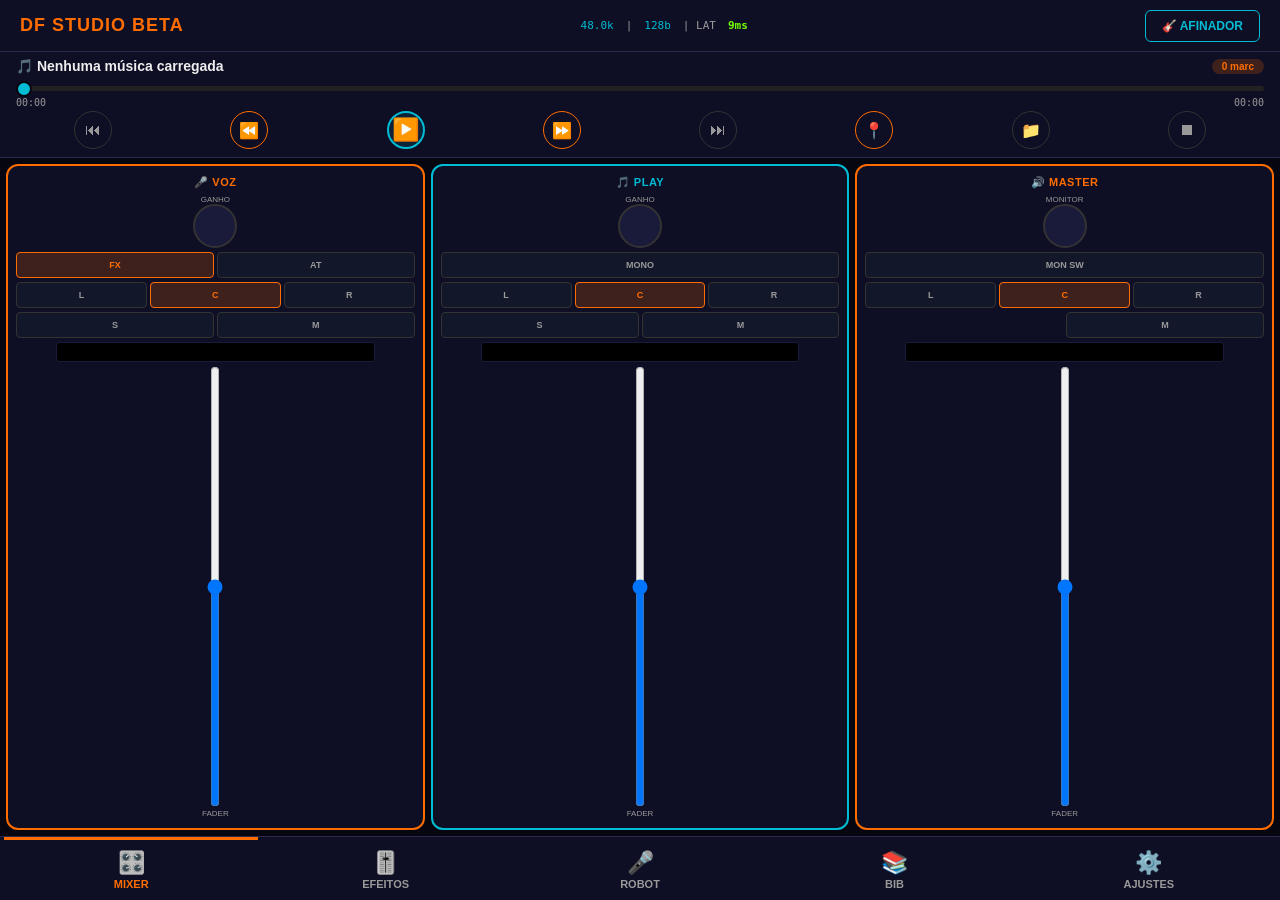
<file: index.html>
<!DOCTYPE html>
<html lang="pt-BR">
<head>
    <meta charset="UTF-8">
    <meta name="viewport" content="width=device-width, initial-scale=1.0, maximum-scale=1.0, user-scalable=no, viewport-fit=cover">
    <meta name="apple-mobile-web-app-capable" content="yes">
    <meta name="apple-mobile-web-app-status-bar-style" content="black-translucent">
    <meta name="theme-color" content="#060610">
    <title>DF Studio Pro - Web</title>
    <link rel="manifest" href="manifest.json">
    <style>
        :root {
            --bg: #060610;
            --surface: #0E0E24;
            --surface2: #12172A;
            --surface-high: #1A1A3A;
            --orange: #FF6D00;
            --orange-dim: #BF4A00;
            --teal: #00BCD4;
            --teal-dim: #008A9E;
            --warning: #FF1744;
            --green: #76FF03;
            --text: #EEE;
            --text2: #999;
            --border: #2A2A4A;
            --shadow: rgba(0,0,0,0.6);
            --safe-top: env(safe-area-inset-top, 0px);
            --safe-bottom: env(safe-area-inset-bottom, 0px);
        }
        
        * { margin: 0; padding: 0; box-sizing: border-box; }
        
        html, body {
            font-family: -apple-system, BlinkMacSystemFont, 'Segoe UI', Roboto, sans-serif;
            background: var(--bg);
            color: var(--text);
            height: 100%;
            width: 100%;
            overflow: hidden;
            user-select: none;
            -webkit-user-select: none;
            -webkit-tap-highlight-color: transparent;
            touch-action: manipulation;
        }
        
        body {
            display: flex;
            flex-direction: column;
            position: fixed;
            inset: 0;
        }

        ::-webkit-scrollbar { width: 3px; height: 3px; }
        ::-webkit-scrollbar-track { background: transparent; }
        ::-webkit-scrollbar-thumb { background: var(--orange); border-radius: 4px; }

        .splash {
            display: flex;
            flex-direction: column;
            align-items: center;
            justify-content: center;
            height: 100vh;
            background: var(--bg);
            position: fixed;
            inset: 0;
            z-index: 1000;
            padding: 20px;
        }
        .splash-logo { font-size: 3em; font-weight: 900; color: var(--orange); }
        .splash-sub { color: var(--text2); margin: 12px 0 24px; font-size: 16px; }
        .splash-loader {
            width: 48px;
            height: 48px;
            border: 4px solid #222;
            border-top-color: var(--orange);
            border-radius: 50%;
            animation: spin .8s linear infinite;
        }
        @keyframes spin { to { transform: rotate(360deg); } }
        .splash button {
            padding: 16px 50px;
            background: var(--orange);
            color: #FFF;
            border: none;
            border-radius: 30px;
            font-size: 18px;
            font-weight: 700;
            cursor: pointer;
            margin-top: 20px;
            transition: transform 0.15s;
        }
        .splash button:active { transform: scale(0.95); }
        .log { color: var(--text2); font-size: 12px; margin-top: 12px; text-align: center; }
        .err { color: var(--warning); font-size: 12px; margin-top: 6px; text-align: center; }

        .app {
            display: none;
            flex-direction: column;
            height: 100vh;
            height: 100dvh;
            overflow: hidden;
            padding-top: var(--safe-top);
            padding-bottom: var(--safe-bottom);
        }
        .app.visible { display: flex; }

        .topbar {
            display: flex;
            align-items: center;
            justify-content: space-between;
            padding: 6px 14px;
            background: var(--surface);
            border-bottom: 1px solid var(--border);
            min-height: 44px;
            flex-shrink: 0;
            gap: 8px;
        }
        .topbar .title {
            font-weight: 900;
            color: var(--orange);
            font-size: 15px;
            letter-spacing: 1px;
            white-space: nowrap;
        }
        .topbar .stats {
            font-size: 9px;
            color: var(--text2);
            font-family: monospace;
            display: flex;
            gap: 8px;
            align-items: center;
            flex-wrap: wrap;
        }
        .topbar .stats span { color: var(--teal); }
        .topbar .tuner-btn {
            background: none;
            border: 1.5px solid var(--teal);
            color: var(--teal);
            padding: 4px 12px;
            border-radius: 6px;
            font-size: 10px;
            font-weight: 700;
            cursor: pointer;
            display: flex;
            align-items: center;
            gap: 5px;
            white-space: nowrap;
            transition: all 0.15s;
            min-height: 32px;
        }
        .topbar .tuner-btn:active { 
            background: var(--teal); 
            color: var(--bg); 
            transform: scale(0.95);
        }

        .player {
            background: var(--surface);
            padding: 4px 12px 6px;
            border-bottom: 1px solid var(--border);
            flex-shrink: 0;
        }
        .player .info {
            display: flex;
            justify-content: space-between;
            align-items: center;
            gap: 8px;
        }
        .player .name {
            font-weight: 700;
            font-size: 12px;
            flex: 1;
            overflow: hidden;
            text-overflow: ellipsis;
            white-space: nowrap;
        }
        .player .badge {
            background: rgba(255,109,0,0.2);
            color: var(--orange);
            padding: 2px 10px;
            border-radius: 10px;
            font-size: 10px;
            font-weight: 700;
            white-space: nowrap;
        }
        .player .seek { margin: 3px 0 2px; }
        .player .seek input {
            width: 100%;
            height: 5px;
            -webkit-appearance: none;
            background: #222;
            border-radius: 3px;
            outline: none;
        }
        .player .seek input::-webkit-slider-thumb {
            -webkit-appearance: none;
            width: 16px;
            height: 16px;
            background: var(--teal);
            border-radius: 50%;
            cursor: pointer;
            border: 2px solid var(--bg);
        }
        .player .time {
            display: flex;
            justify-content: space-between;
            font-size: 10px;
            color: var(--text2);
            font-family: monospace;
        }
        .player .ctrls {
            display: flex;
            justify-content: space-around;
            align-items: center;
            margin-top: 3px;
            gap: 2px;
            flex-wrap: wrap;
        }
        .player .ctrls button {
            background: none;
            border: 1px solid #333;
            color: var(--text2);
            border-radius: 50%;
            width: 32px;
            height: 32px;
            font-size: 14px;
            cursor: pointer;
            display: flex;
            align-items: center;
            justify-content: center;
            transition: all 0.12s;
            min-width: 32px;
        }
        .player .ctrls button:active { transform: scale(0.88); background: rgba(255,255,255,0.05); }
        .player .play-btn {
            width: 42px;
            height: 42px;
            border: 2px solid var(--teal) !important;
            color: var(--teal) !important;
            background: rgba(0,188,212,0.12) !important;
            font-size: 18px !important;
        }
        .player .play-btn:active { background: var(--teal) !important; color: var(--bg) !important; }
        .player .marker-btn { border-color: var(--orange) !important; color: var(--orange) !important; }

        .mixer {
            display: flex;
            flex: 1;
            gap: 4px;
            padding: 4px;
            min-height: 0;
            overflow: hidden;
            background: var(--bg);
        }
        .channel {
            flex: 1;
            min-width: 0;
            background: var(--surface);
            border-radius: 10px;
            display: flex;
            flex-direction: column;
            align-items: center;
            padding: 6px 4px;
            border: 2px solid var(--border);
            gap: 3px;
            overflow: hidden;
        }
        .channel.voice { border-color: var(--orange); }
        .channel.play { border-color: var(--teal); }
        .channel.master { border-color: var(--orange); }
        
        .ch-name {
            font-size: 9px;
            font-weight: 900;
            letter-spacing: .5px;
            margin-bottom: 1px;
        }
        .voice .ch-name { color: var(--orange); }
        .play .ch-name { color: var(--teal); }
        .master .ch-name { color: var(--orange); }

        .knob-wrap {
            display: flex;
            flex-direction: column;
            align-items: center;
            width: 100%;
        }
        .knob-wrap label {
            font-size: 7px;
            color: var(--text2);
            margin-top: 1px;
        }
        .knob {
            -webkit-appearance: none;
            width: 34px;
            height: 34px;
            border-radius: 50%;
            background: #1A1A3A;
            border: 2px solid #333;
            cursor: pointer;
            outline: none;
            touch-action: none;
        }
        .knob::-webkit-slider-thumb {
            -webkit-appearance: none;
            width: 0;
            height: 0;
        }

        .btn-row {
            display: flex;
            gap: 3px;
            width: 100%;
        }
        .btn-row button {
            flex: 1;
            padding: 3px 2px;
            border-radius: 4px;
            border: 1px solid #333;
            background: var(--surface2);
            color: var(--text2);
            font-size: 8px;
            font-weight: 700;
            cursor: pointer;
            transition: all 0.1s;
            text-align: center;
            min-height: 22px;
            touch-action: manipulation;
        }
        .btn-row button:active { transform: scale(0.92); }
        .btn-row .active {
            background: rgba(255,109,0,0.2);
            color: var(--orange);
            border-color: var(--orange);
        }
        .btn-row .solo-active {
            background: rgba(118,255,3,0.15);
            color: var(--green);
            border-color: var(--green);
        }
        .btn-row .mute-active {
            background: rgba(255,23,68,0.2);
            color: var(--warning);
            border-color: var(--warning);
        }

        .vu {
            width: 80%;
            height: 16px;
            background: #000;
            border-radius: 3px;
            overflow: hidden;
            border: 1px solid #1A1A3A;
            position: relative;
        }
        .vu .fill {
            position: absolute;
            bottom: 0;
            left: 0;
            width: 100%;
            height: 0%;
            background: linear-gradient(to top, var(--green) 60%, #FFD600 80%, var(--warning) 100%);
            transition: height .05s;
        }

        .fader-wrap {
            display: flex;
            flex-direction: column;
            align-items: center;
            flex: 1;
            min-height: 40px;
            width: 100%;
        }
        .fader-wrap label {
            font-size: 7px;
            color: var(--text2);
            margin-top: 2px;
        }
        .fader {
            -webkit-appearance: slider-vertical;
            width: 18px;
            flex: 1;
            min-height: 50px;
            background: #1A1A3A;
            outline: none;
            border-radius: 4px;
            touch-action: none;
        }
        .fader::-webkit-slider-thumb {
            -webkit-appearance: none;
            width: 26px;
            height: 14px;
            background: #555;
            border-radius: 4px;
            border: 1.5px solid #777;
            cursor: pointer;
        }

        .nav-bar {
            display: flex;
            background: var(--surface);
            border-top: 1px solid var(--border);
            flex-shrink: 0;
            padding: 0 4px;
        }
        .nav-bar button {
            flex: 1;
            padding: 8px 4px;
            background: none;
            border: none;
            color: var(--text2);
            font-size: 9px;
            font-weight: 700;
            cursor: pointer;
            border-top: 3px solid transparent;
            transition: all 0.15s;
            touch-action: manipulation;
            display: flex;
            flex-direction: column;
            align-items: center;
            gap: 2px;
        }
        .nav-bar button .nav-icon {
            font-size: 18px;
        }
        .nav-bar button.active {
            color: var(--orange);
            border-top-color: var(--orange);
        }
        .nav-bar button:active { transform: scale(0.92); }

        .panel {
            display: none !important;
            flex-direction: column;
            background: var(--bg);
            padding: 10px 14px;
            overflow-y: auto;
            flex: 1;
            gap: 8px;
        }
        .panel.visible {
            display: flex !important;
        }

        .effect-card {
            background: var(--surface);
            border-radius: 12px;
            padding: 12px 14px;
            border: 1px solid var(--border);
        }
        .effect-card .header {
            display: flex;
            justify-content: space-between;
            align-items: center;
            margin-bottom: 8px;
        }
        .effect-card .header label {
            font-size: 12px;
            font-weight: 700;
            color: var(--text);
        }
        .effect-card .slider-row {
            display: flex;
            align-items: center;
            gap: 10px;
            margin: 5px 0;
        }
        .effect-card .slider-row label {
            font-size: 10px;
            color: var(--text2);
            min-width: 55px;
        }
        .effect-card .slider-row input[type="range"] {
            flex: 1;
            height: 5px;
            -webkit-appearance: none;
            background: #222;
            border-radius: 3px;
            outline: none;
        }
        .effect-card .slider-row input[type="range"]::-webkit-slider-thumb {
            -webkit-appearance: none;
            width: 16px;
            height: 16px;
            border-radius: 50%;
            background: var(--teal);
            cursor: pointer;
            border: 2px solid var(--bg);
        }
        .effect-card .slider-row .value {
            font-size: 10px;
            color: var(--teal);
            font-family: monospace;
            min-width: 45px;
            text-align: right;
        }

        .piano-row {
            display: flex;
            gap: 4px;
            flex-wrap: wrap;
            justify-content: center;
        }
        .piano-key {
            padding: 8px 12px;
            border-radius: 5px;
            border: 1.5px solid #333;
            background: var(--surface2);
            color: var(--text2);
            font-size: 12px;
            font-weight: 700;
            cursor: pointer;
            transition: all 0.1s;
            min-width: 34px;
            text-align: center;
            touch-action: manipulation;
        }
        .piano-key:active { transform: scale(0.92); }
        .piano-key.active {
            background: var(--orange);
            color: #FFF;
            border-color: var(--orange);
        }
        .piano-key.sharp { background: #1A1A3A; border-color: #444; }
        .piano-key.sharp.active { background: var(--orange-dim); border-color: var(--orange-dim); }

        .toggle-switch {
            position: relative;
            width: 40px;
            height: 22px;
            background: #333;
            border-radius: 11px;
            cursor: pointer;
            transition: all 0.2s;
            flex-shrink: 0;
            touch-action: manipulation;
        }
        .toggle-switch.active { background: var(--orange); }
        .toggle-switch .thumb {
            position: absolute;
            top: 2px;
            left: 2px;
            width: 18px;
            height: 18px;
            background: #FFF;
            border-radius: 50%;
            transition: all 0.2s;
            box-shadow: 0 2px 4px rgba(0,0,0,0.3);
        }
        .toggle-switch.active .thumb { left: 20px; }

        .dialog {
            position: fixed;
            top: 0;
            left: 0;
            right: 0;
            bottom: 0;
            background: rgba(0,0,0,.85);
            display: none;
            align-items: center;
            justify-content: center;
            z-index: 2000;
            padding: 20px;
            backdrop-filter: blur(4px);
        }
        .dialog.visible { display: flex; }
        .dlg {
            background: var(--surface);
            padding: 24px;
            border-radius: 16px;
            width: 90%;
            max-width: 400px;
            display: flex;
            flex-direction: column;
            gap: 12px;
            border: 1px solid var(--border);
            max-height: 90vh;
            overflow-y: auto;
        }
        .dlg h3 { color: var(--orange); text-align: center; font-size: 18px; font-weight: 900; }
        .dlg input, .dlg select {
            padding: 10px 12px;
            border-radius: 8px;
            border: 1px solid #333;
            background: var(--bg);
            color: var(--text);
            font-size: 15px;
            width: 100%;
        }
        .dlg button {
            padding: 12px;
            border-radius: 8px;
            border: none;
            font-weight: 700;
            cursor: pointer;
            font-size: 14px;
            touch-action: manipulation;
        }
        .dlg button:active { transform: scale(0.96); }
        .dlg .btn-save { background: var(--orange); color: #FFF; }
        .dlg .btn-cancel { background: #333; color: var(--text2); }
        .dlg .time-inputs {
            display: flex;
            gap: 6px;
            align-items: center;
        }
        .dlg .time-inputs input { width: 50px; text-align: center; }
        .dlg .time-inputs span { color: var(--text2); font-weight: 700; font-size: 18px; }

        .markers-list {
            max-height: 300px;
            overflow-y: auto;
        }
        .marker-item {
            display: flex;
            justify-content: space-between;
            align-items: center;
            padding: 10px 12px;
            background: var(--bg);
            border-radius: 8px;
            margin: 4px 0;
            cursor: pointer;
            transition: background 0.1s;
        }
        .marker-item:active { background: var(--surface2); }
        .marker-item .time { color: var(--teal); font-family: monospace; font-size: 11px; }
        .marker-item .name { color: var(--text); font-size: 13px; flex: 1; margin: 0 10px; }
        .marker-item .del { color: var(--warning); cursor: pointer; font-size: 16px; padding: 4px; }

        #tunerNote {
            font-size: 56px;
            font-weight: 900;
            color: var(--teal);
            font-family: monospace;
        }
        #tunerMeter {
            height: 100%;
            width: 50%;
            background: var(--green);
            transition: width 0.08s;
            border-radius: 10px;
        }
        #tunerStatus {
            font-size: 13px;
            color: var(--text2);
            text-align: center;
        }

        .library-item {
            display: flex;
            justify-content: space-between;
            align-items: center;
            padding: 10px 12px;
            background: var(--surface);
            border-radius: 8px;
            margin: 4px 0;
            border: 1px solid var(--border);
        }
        .library-item .name { color: var(--text); font-size: 13px; flex: 1; }
        .library-item .size { color: var(--text2); font-size: 10px; margin: 0 8px; }

        .latency-badge {
            color: var(--green) !important;
            font-weight: 900;
        }

        @media (min-width: 600px) {
            .topbar { padding: 8px 20px; min-height: 52px; }
            .topbar .title { font-size: 18px; }
            .topbar .stats { font-size: 11px; gap: 12px; }
            .topbar .tuner-btn { padding: 6px 16px; font-size: 12px; }
            .player { padding: 6px 16px 8px; }
            .player .name { font-size: 14px; }
            .player .ctrls button { width: 38px; height: 38px; font-size: 16px; }
            .player .play-btn { width: 48px; height: 48px; font-size: 22px !important; }
            .mixer { gap: 6px; padding: 6px; }
            .channel { padding: 10px 8px; gap: 4px; border-radius: 12px; }
            .ch-name { font-size: 11px; }
            .knob { width: 44px; height: 44px; }
            .knob-wrap label { font-size: 8px; }
            .btn-row button { font-size: 9px; padding: 4px 3px; min-height: 26px; }
            .vu { height: 20px; }
            .fader { width: 22px; min-height: 60px; }
            .fader-wrap label { font-size: 8px; }
            .nav-bar button { font-size: 11px; padding: 10px; }
            .nav-bar button .nav-icon { font-size: 22px; }
            .panel { padding: 14px 20px; }
            .effect-card { padding: 16px 18px; }
            .effect-card .header label { font-size: 14px; }
            .effect-card .slider-row label { font-size: 11px; min-width: 65px; }
            .effect-card .slider-row .value { font-size: 11px; min-width: 50px; }
            .piano-key { padding: 10px 14px; font-size: 14px; min-width: 40px; }
            .toggle-switch { width: 46px; height: 26px; }
            .toggle-switch .thumb { width: 22px; height: 22px; }
            .toggle-switch.active .thumb { left: 22px; }
            .dlg { padding: 28px; max-width: 480px; }
            .dlg h3 { font-size: 20px; }
            .dlg input { font-size: 16px; padding: 12px 14px; }
            .dlg button { font-size: 15px; padding: 14px; }
        }

        @media (max-width: 380px) {
            .topbar .stats { font-size: 7px; gap: 4px; }
            .topbar .title { font-size: 11px; }
            .player .ctrls button { width: 26px; height: 26px; font-size: 10px; min-width: 26px; }
            .player .play-btn { width: 34px; height: 34px; font-size: 14px !important; }
            .knob { width: 26px; height: 26px; }
            .btn-row button { font-size: 6px; padding: 2px 1px; min-height: 16px; }
            .nav-bar button { font-size: 7px; padding: 4px; }
            .nav-bar button .nav-icon { font-size: 14px; }
        }

        @media (orientation: landscape) and (max-height: 500px) {
            .topbar { min-height: 32px; padding: 2px 10px; }
            .topbar .title { font-size: 12px; }
            .topbar .stats { font-size: 7px; gap: 4px; }
            .player { padding: 2px 8px; }
            .player .ctrls button { width: 24px; height: 24px; font-size: 10px; }
            .player .play-btn { width: 32px; height: 32px; font-size: 14px !important; }
            .channel { padding: 2px; gap: 1px; }
            .knob { width: 20px; height: 20px; }
            .btn-row button { font-size: 6px; min-height: 14px; padding: 1px; }
            .vu { height: 10px; }
            .fader { min-height: 30px; width: 12px; }
            .nav-bar button { padding: 2px; font-size: 7px; }
            .nav-bar button .nav-icon { font-size: 12px; }
            .panel { padding: 4px 8px; }
            .effect-card { padding: 6px 8px; }
            .effect-card .header label { font-size: 10px; }
            .effect-card .slider-row { margin: 2px 0; }
            .effect-card .slider-row label { font-size: 8px; min-width: 40px; }
            .effect-card .slider-row input[type="range"] { height: 3px; }
            .effect-card .slider-row .value { font-size: 8px; min-width: 35px; }
            .piano-key { padding: 4px 8px; font-size: 10px; min-width: 28px; }
            .toggle-switch { width: 32px; height: 18px; }
            .toggle-switch .thumb { width: 14px; height: 14px; }
            .toggle-switch.active .thumb { left: 16px; }
        }
    </style>
</head>
<body>

<div id="splash" class="splash">
    <div class="splash-logo">🎤 DF STUDIO</div>
    <div class="splash-sub">Estúdio Profissional - Web</div>
    <div class="splash-loader" id="splashLoader"></div>
    <div class="log" id="logMsg">A carregar motor de áudio...</div>
    <div class="err" id="errorMsg"></div>
    <button id="startBtn" style="display:none" onclick="initAudio()">🎙️ INICIAR</button>
</div>

<div id="app" class="app">
    <div class="topbar">
        <div class="title">DF STUDIO BETA</div>
        <div class="stats">
            <span id="sampleRate">48k</span> |
            <span id="bufferSize">128b</span> |
            LAT <span id="latency" class="latency-badge">0ms</span>
        </div>
        <button class="tuner-btn" onclick="openTuner()">🎸 AFINADOR</button>
    </div>

    <div class="player">
        <div class="info">
            <div class="name" id="trackName">🎵 Nenhuma música carregada</div>
            <div class="badge" id="markerCount">0 marc</div>
        </div>
        <div class="seek">
            <input type="range" id="seekBar" min="0" max="1000" value="0">
        </div>
        <div class="time">
            <span id="currentTime">00:00</span>
            <span id="durationTime">00:00</span>
        </div>
        <div class="ctrls">
            <button onclick="prevTrack()">⏮</button>
            <button onclick="prevMarker()" class="marker-btn">⏪</button>
            <button id="playBtn" onclick="togglePlay()" class="play-btn">▶️</button>
            <button onclick="nextMarker()" class="marker-btn">⏩</button>
            <button onclick="nextTrack()">⏭</button>
            <button onclick="showMarkerDialog()" class="marker-btn">📍</button>
            <button onclick="document.getElementById('fileInput').click()">📁</button>
            <input type="file" id="fileInput" accept="audio/*" style="display:none" onchange="handleFileUpload(event)">
            <button onclick="stopTrack()">⏹</button>
        </div>
    </div>

    <div class="mixer" id="mixerContainer">
        <div class="channel voice" id="channelVoice">
            <div class="ch-name">🎤 VOZ</div>
            <div class="knob-wrap">
                <label>GANHO</label>
                <input type="range" id="micGain" class="knob" min="0" max="100" value="65">
            </div>
            <div class="btn-row">
                <button id="fxBtn" class="active" onclick="toggleFx()">FX</button>
                <button id="atBtn" onclick="toggleAutotune()">AT</button>
            </div>
            <div class="btn-row">
                <button onclick="setPan('voice',-1)">L</button>
                <button class="active" onclick="setPan('voice',0)">C</button>
                <button onclick="setPan('voice',1)">R</button>
            </div>
            <div class="btn-row">
                <button id="voiceSolo" onclick="toggleSolo('voice')">S</button>
                <button id="voiceMute" onclick="toggleMute('voice')">M</button>
            </div>
            <div class="vu"><div class="fill" id="voiceVuFill"></div></div>
            <div class="fader-wrap">
                <input type="range" id="voiceFader" class="fader" min="0" max="100" value="50" orient="vertical">
                <label>FADER</label>
            </div>
        </div>

        <div class="channel play" id="channelPlay">
            <div class="ch-name">🎵 PLAY</div>
            <div class="knob-wrap">
                <label>GANHO</label>
                <input type="range" id="playGain" class="knob" min="0" max="100" value="40">
            </div>
            <div class="btn-row">
                <button id="playMonoBtn" onclick="togglePlayMono()">MONO</button>
            </div>
            <div class="btn-row">
                <button onclick="setPan('play',-1)">L</button>
                <button class="active" onclick="setPan('play',0)">C</button>
                <button onclick="setPan('play',1)">R</button>
            </div>
            <div class="btn-row">
                <button id="playSolo" onclick="toggleSolo('play')">S</button>
                <button id="playMute" onclick="toggleMute('play')">M</button>
            </div>
            <div class="vu"><div class="fill" id="playVuFill"></div></div>
            <div class="fader-wrap">
                <input type="range" id="playFader" class="fader" min="0" max="100" value="50" orient="vertical">
                <label>FADER</label>
            </div>
        </div>

        <div class="channel master" id="channelMaster">
            <div class="ch-name">🔊 MASTER</div>
            <div class="knob-wrap">
                <label>MONITOR</label>
                <input type="range" id="monGain" class="knob" min="0" max="100" value="50">
            </div>
            <div class="btn-row">
                <button id="monitorBtn" onclick="toggleMonitor()">MON SW</button>
            </div>
            <div class="btn-row">
                <button onclick="setPan('master',-1)">L</button>
                <button class="active" onclick="setPan('master',0)">C</button>
                <button onclick="setPan('master',1)">R</button>
            </div>
            <div class="btn-row">
                <button style="visibility:hidden">S</button>
                <button id="masterMute" onclick="toggleMute('master')">M</button>
            </div>
            <div class="vu"><div class="fill" id="masterVuFill"></div></div>
            <div class="fader-wrap">
                <input type="range" id="masterFader" class="fader" min="0" max="100" value="50" orient="vertical">
                <label>FADER</label>
            </div>
        </div>
    </div>

    <div class="nav-bar">
        <button class="active" data-tab="mixer" onclick="switchTab('mixer')">
            <span class="nav-icon">🎛️</span> MIXER
        </button>
        <button data-tab="effects" onclick="switchTab('effects')">
            <span class="nav-icon">🎚️</span> EFEITOS
        </button>
        <button data-tab="autotune" onclick="switchTab('autotune')">
            <span class="nav-icon">🎤</span> ROBOT
        </button>
        <button data-tab="library" onclick="switchTab('library')">
            <span class="nav-icon">📚</span> BIB
        </button>
        <button data-tab="settings" onclick="switchTab('settings')">
            <span class="nav-icon">⚙️</span> AJUSTES
        </button>
    </div>

    <div id="effectsPanel" class="panel">
        <div style="display:flex;justify-content:space-between;align-items:center;margin-bottom:10px;">
            <span style="font-weight:900;color:var(--orange);font-size:18px;">🎚️ EFEITOS</span>
            <div class="toggle-switch active" id="fxMasterToggle" onclick="toggleFxMaster()">
                <div class="thumb"></div>
            </div>
        </div>

        <div class="effect-card">
            <div class="header">
                <label>🏛️ REVERB</label>
                <div class="toggle-switch" id="revToggle" onclick="toggleEffect('reverb')">
                    <div class="thumb"></div>
                </div>
            </div>
            <div class="slider-row">
                <label>MIX</label>
                <input type="range" id="revMix" min="0" max="100" value="25">
                <span class="value" id="revMixVal">25%</span>
            </div>
        </div>

        <div class="effect-card">
            <div class="header">
                <label>⏳ DELAY</label>
                <div class="toggle-switch" id="delayToggle" onclick="toggleEffect('delay')">
                    <div class="thumb"></div>
                </div>
            </div>
            <div class="slider-row">
                <label>MIX</label>
                <input type="range" id="delayMix" min="0" max="100" value="20">
                <span class="value" id="delayMixVal">20%</span>
            </div>
            <div class="slider-row">
                <label>TIME</label>
                <input type="range" id="delayTime" min="50" max="800" value="250">
                <span class="value" id="delayTimeVal">250ms</span>
            </div>
            <div class="slider-row">
                <label>FB</label>
                <input type="range" id="delayFb" min="0" max="90" value="40">
                <span class="value" id="delayFbVal">40%</span>
            </div>
        </div>

        <div class="effect-card">
            <div class="header">
                <label>🌊 CHORUS</label>
                <div class="toggle-switch" id="chorusToggle" onclick="toggleEffect('chorus')">
                    <div class="thumb"></div>
                </div>
            </div>
            <div class="slider-row">
                <label>MIX</label>
                <input type="range" id="chorusMix" min="0" max="100" value="30">
                <span class="value" id="chorusMixVal">30%</span>
            </div>
            <div class="slider-row">
                <label>RATE</label>
                <input type="range" id="chorusRate" min="0" max="100" value="50">
                <span class="value" id="chorusRateVal">50%</span>
            </div>
        </div>

        <div class="effect-card">
            <div class="header">
                <label>🎛️ EQ</label>
                <div class="toggle-switch" id="eqToggle" onclick="toggleEffect('eq')">
                    <div class="thumb"></div>
                </div>
            </div>
            <div class="slider-row">
                <label>GRAVES</label>
                <input type="range" id="eqLow" min="-12" max="12" value="0" step="0.5">
                <span class="value" id="eqLowVal">0dB</span>
            </div>
            <div class="slider-row">
                <label>MÉDIOS</label>
                <input type="range" id="eqMid" min="-12" max="12" value="0" step="0.5">
                <span class="value" id="eqMidVal">0dB</span>
            </div>
            <div class="slider-row">
                <label>AGUDOS</label>
                <input type="range" id="eqHigh" min="-12" max="12" value="0" step="0.5">
                <span class="value" id="eqHighVal">0dB</span>
            </div>
        </div>

        <div class="effect-card">
            <div class="header">
                <label>📊 COMPRESSOR</label>
                <div class="toggle-switch" id="compToggle" onclick="toggleEffect('comp')">
                    <div class="thumb"></div>
                </div>
            </div>
            <div class="slider-row">
                <label>RATIO</label>
                <input type="range" id="compRatio" min="1" max="20" value="4" step="0.5">
                <span class="value" id="compRatioVal">4:1</span>
            </div>
            <div class="slider-row">
                <label>THRESHOLD</label>
                <input type="range" id="compThresh" min="-60" max="0" value="-20">
                <span class="value" id="compThreshVal">-20dB</span>
            </div>
        </div>

        <div class="effect-card">
            <div class="header">
                <label>🚪 NOISE GATE</label>
                <div class="toggle-switch" id="gateToggle" onclick="toggleEffect('gate')">
                    <div class="thumb"></div>
                </div>
            </div>
            <div class="slider-row">
                <label>THRESHOLD</label>
                <input type="range" id="gateThresh" min="-60" max="-10" value="-45">
                <span class="value" id="gateThreshVal">-45dB</span>
            </div>
        </div>
    </div>

    <div id="autotunePanel" class="panel">
        <div style="display:flex;justify-content:space-between;align-items:center;margin-bottom:10px;">
            <span style="font-weight:900;color:var(--orange);font-size:18px;">🎤 AUTO-TUNE</span>
            <div class="toggle-switch" id="atMasterToggle" onclick="toggleAutotuneMaster()">
                <div class="thumb"></div>
            </div>
        </div>

        <div style="display:flex;gap:10px;align-items:center;flex-wrap:wrap;">
            <span style="font-size:11px;color:var(--text2);font-weight:700;">TOM:</span>
            <div class="piano-row" id="pianoKeys"></div>
        </div>

        <div style="display:flex;gap:6px;flex-wrap:wrap;">
            <button class="piano-key" data-mode="MAIOR" onclick="setAtMode('MAIOR')">MAIOR</button>
            <button class="piano-key" data-mode="MENOR" onclick="setAtMode('MENOR')">MENOR</button>
            <button class="piano-key" data-mode="CROM" onclick="setAtMode('CROM')">CROMÁTICO</button>
        </div>

        <div class="slider-row">
            <label>VELOCIDADE</label>
            <input type="range" id="atSpeed" min="1" max="40" value="14">
            <span class="value" id="atSpeedVal">14ms</span>
        </div>
        <div class="slider-row">
            <label>QUANTIDADE</label>
            <input type="range" id="atAmount" min="0" max="100" value="65">
            <span class="value" id="atAmountVal">65%</span>
        </div>
        <div class="slider-row">
            <label>FORMANTE</label>
            <input type="range" id="atFormant" min="-6" max="6" value="0" step="0.5">
            <span class="value" id="atFormantVal">0</span>
        </div>
        <div class="slider-row">
            <label>DETUNE</label>
            <input type="range" id="atDetune" min="-25" max="25" value="0">
            <span class="value" id="atDetuneVal">0c</span>
        </div>

        <div style="display:flex;gap:10px;align-items:center;margin-top:4px;flex-wrap:wrap;">
            <span style="font-size:11px;color:var(--text2);font-weight:700;">AUTO KEY:</span>
            <div class="toggle-switch active" id="autoKeyToggle" onclick="toggleAutoKey()">
                <div class="thumb"></div>
            </div>
            <span style="font-size:11px;color:var(--teal);font-weight:700;" id="detectedKey">--</span>
            <span style="font-size:10px;color:var(--text2);" id="detectedPitch">0 Hz</span>
        </div>

        <div style="display:flex;gap:6px;flex-wrap:wrap;margin-top:6px;">
            <button class="piano-key" onclick="applyPreset('FORRO')">🔥 FORRÓ</button>
            <button class="piano-key" onclick="applyPreset('PISEIRO')">🔥 PISEIRO</button>
            <button class="piano-key" onclick="applyPreset('SERTANEJO')">🔥 SERTANEJO</button>
            <button class="piano-key" onclick="resetAutotune()">🔄 RESET</button>
        </div>
    </div>

    <div id="libraryPanel" class="panel">
        <div style="display:flex;justify-content:space-between;align-items:center;">
            <span style="font-weight:900;color:var(--teal);font-size:18px;">📚 BIBLIOTECA</span>
            <button onclick="document.getElementById('fileInput').click()" style="padding:8px 18px;background:var(--orange);border:none;border-radius:8px;color:#FFF;font-weight:700;cursor:pointer;font-size:12px;touch-action:manipulation;">
                📤 IMPORTAR
            </button>
        </div>
        <div id="libraryList"></div>
    </div>

    <div id="settingsPanel" class="panel">
        <span style="font-weight:900;color:var(--orange);font-size:18px;">⚙️ AJUSTES</span>
        
        <div class="effect-card">
            <div class="header">
                <label>🔊 Buffer Size</label>
                <span id="bufferInfo" style="font-size:11px;color:var(--teal);font-weight:700;">128 samples</span>
            </div>
            <input type="range" id="bufferSizeSlider" min="64" max="1024" value="128" step="64" style="width:100%;">
        </div>
        
        <button onclick="exportBackup()" style="padding:12px;background:var(--teal);border:none;border-radius:8px;color:#FFF;font-weight:700;cursor:pointer;font-size:14px;touch-action:manipulation;">
            💾 Exportar Backup
        </button>
        
        <button onclick="document.getElementById('importBackupInput').click()" style="padding:12px;background:var(--orange);border:none;border-radius:8px;color:#FFF;font-weight:700;cursor:pointer;font-size:14px;touch-action:manipulation;">
            📂 Importar Backup
        </button>
        <input type="file" id="importBackupInput" accept=".json" style="display:none" onchange="importBackup(event)">
        
        <button onclick="startRecording()" style="padding:12px;background:var(--warning);border:none;border-radius:8px;color:#FFF;font-weight:700;cursor:pointer;font-size:14px;touch-action:manipulation;">
            🔴 GRAVAR (WebM)
        </button>
        <button onclick="stopRecording()" style="padding:12px;background:#333;border:none;border-radius:8px;color:var(--text2);font-weight:700;cursor:pointer;font-size:14px;touch-action:manipulation;">
            ⏹️ PARAR GRAVAÇÃO
        </button>
        
        <div style="color:var(--text2);font-size:11px;margin-top:12px;text-align:center;border-top:1px solid var(--border);padding-top:12px;">
            DF Studio Pro Web v1.0<br>
            Baseado no app Android<br>
            Instagram: @eududufidelis
        </div>
    </div>
</div>

<div class="dialog" id="markerDialog">
    <div class="dlg">
        <h3>📍 NOVO MARCADOR</h3>
        <input type="text" id="markerName" placeholder="Nome do marcador (ex: Refrão)">
        <label style="font-size:12px;color:var(--text2);display:flex;align-items:center;gap:10px;">
            <input type="checkbox" id="useCurrentTime" checked onchange="toggleManualTime()">
            Usar tempo atual
        </label>
        <div id="manualTime" style="display:none" class="time-inputs">
            <input type="number" id="markerMin" placeholder="MIN" min="0" max="99">
            <span>:</span>
            <input type="number" id="markerSec" placeholder="SEG" min="0" max="59">
            <span>.</span>
            <input type="number" id="markerMs" placeholder="MS" min="0" max="999">
        </div>
        <button class="btn-save" onclick="saveMarker()">💾 SALVAR</button>
        <button class="btn-cancel" onclick="closeMarkerDialog()">CANCELAR</button>
    </div>
</div>

<div class="dialog" id="markersListDialog">
    <div class="dlg">
        <h3>📋 MARCADORES</h3>
        <div id="markersListContainer" class="markers-list"></div>
        <button class="btn-cancel" onclick="closeMarkersList()">FECHAR</button>
    </div>
</div>

<div class="dialog" id="tunerDialog">
    <div class="dlg" style="text-align:center;">
        <h3>🎸 AFINADOR</h3>
        <div id="tunerNote">--</div>
        <div style="font-size:18px;color:var(--text2);" id="tunerFreq">0 Hz</div>
        <div style="height:24px;width:100%;background:#222;border-radius:12px;overflow:hidden;margin:12px 0;">
            <div id="tunerMeter" style="height:100%;width:50%;background:var(--green);transition:width 0.08s;border-radius:12px;"></div>
        </div>
        <div id="tunerStatus" style="font-size:13px;color:var(--text2);">Toque uma nota</div>
        <div style="display:flex;gap:6px;flex-wrap:wrap;justify-content:center;margin-top:12px;">
            <button class="piano-key" onclick="selectTunerString(0)">E2</button>
            <button class="piano-key" onclick="selectTunerString(1)">A2</button>
            <button class="piano-key" onclick="selectTunerString(2)">D3</button>
            <button class="piano-key" onclick="selectTunerString(3)">G3</button>
            <button class="piano-key" onclick="selectTunerString(4)">B3</button>
            <button class="piano-key" onclick="selectTunerString(5)">E4</button>
        </div>
        <button class="btn-cancel" onclick="closeTuner()" style="margin-top:12px;">FECHAR</button>
    </div>
</div>

<script src="app.js"></script>
</body>
</html>
</file>
